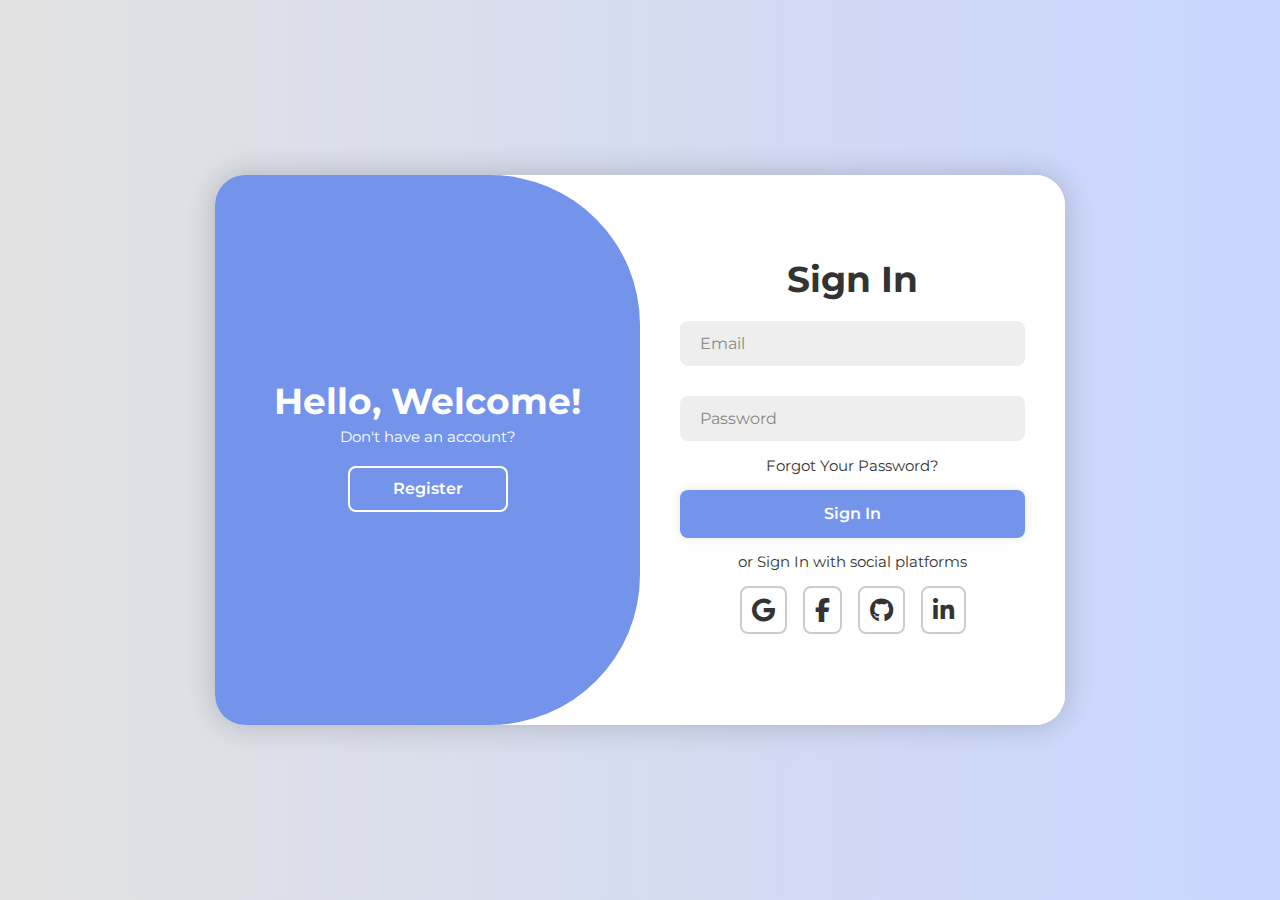
<file: index.html>
<!DOCTYPE html>
<html lang="en">

<head>
    <meta charset="UTF-8">
    <meta name="viewport" content="width=device-width, initial-scale=1.0">
    <title>Document</title>
    <link href='https://cdn.boxicons.com/fonts/basic/boxicons.min.css' rel='stylesheet'>
    <link rel="stylesheet" href="https://cdnjs.cloudflare.com/ajax/libs/font-awesome/6.4.2/css/all.min.css">

    <link rel="stylesheet" href="style.css">
</head>

<body>


    <div class="container">
        <div class="form-box login">
            <form action="">
                <h1>Sign In</h1>
                <!-- <span>or use your email password</span> -->
                <div class="input-box">
                    <input type="email" placeholder="Email" />
                    <i class="bx bxs-user"></i>
                </div>
                <div class="input-box">
                    <input type="password" placeholder="Password" required />
                    <i class="bx bxs-lock"></i>

                </div>
                <div class="forgot-link">
                    <a href="#">Forgot Your Password?</a>
                </div>
                <button type="submit" class="btn">Sign In</button>
                <p>or Sign In with social platforms</p>
                <div class="social-icons">
                    <a href="#" class="icon"><i class="fa-brands fa-google"></i></a>
                    <a href="#" class="icon"><i class="fa-brands fa-facebook-f"></i></a>
                    <a href="#" class="icon"><i class="fa-brands fa-github"></i></a>
                    <a href="#" class="icon"><i class="fa-brands fa-linkedin-in"></i></a>
                </div>
            </form>
        </div>
        <div class="form-box register">
            <form action="{{ url_for('stud.register_student') }}" method="post" autocomplete="off">
                <h1>Registration</h1>
                <div class="scrollable-form">

                    <div class="input-box">
                        <input type="text" name="student_name" placeholder="Full Name" required />
                    </div>
                    <div class="input-box">
                        <input type="text" name="username" placeholder="Username" required />
                    </div>
                    <div class="input-box">
                        <input type="password" name="password" placeholder="Password" required />
                    </div>
                    <div class="input-box">
                        <input type="text" name="pincode" placeholder="Pincode" required />
                    </div>
                    <div class="input-box">
                        <input type="email" name="email" placeholder="Email" required />
                    </div>
                    <div class="input-box">
                        <input type="text" name="phone" placeholder="Phone Number" required />
                    </div>

                    <div class="input-box">

                        <input list="exam-options" name="exam_interested" placeholder="Select Exam..." required />
                        <datalist id="exam-options">
                            <option value="JEE" />
                            <option value="NEET" />
                            <option value="SSC" />
                            <option value="Banking" />
                            <option value="CA" />
                            <option value="10th" />
                            <option value="12th" />
                            <option value="UPSC" />
                            <option value="Other" />
                        </datalist>
                    </div>

                    <div class="input-box">
                        <select name="gender" required>
                            <option value="">-- Select Gender --</option>
                            <option value="Male">Male</option>
                            <option value="Female">Female</option>
                            <option value="Other">Other</option>
                        </select>
                    </div>
                </div>

                <button type="submit" class="btn">Register</button>
                <p>or Register with social platforms</p>
                <div class="social-icons">
                    <a href="#" class="icon"><i class="fa-brands fa-google"></i></a>
                    <a href="#" class="icon"><i class="fa-brands fa-facebook-f"></i></a>
                    <a href="#" class="icon"><i class="fa-brands fa-github"></i></a>
                    <a href="#" class="icon"><i class="fa-brands fa-linkedin-in"></i></a>
                </div>
            </form>
        </div>
        <div class="toggle-box">

            <div class="toggle-panel toggle-left">
                <h1>Hello, Welcome!</h1>
                <p>Don't have an account?</p>
                <button class="btn register-btn" id="register">Register</button>
            </div>
            <div class="toggle-panel toggle-right">
                <h1>Welcome Back!</h1>
                <p>Already have an account?</p>
                <button class="btn login-btn " id="login">Sign In</button>
            </div>

        </div>
    </div>

    <script src="script.js"></script>
</body>

</html>
</file>
<file: style.css>
@import url('https://fonts.googleapis.com/css2?family=Montserrat:wght@300;400;500;600;700&display=swap');

* {
    margin: 0;
    padding: 0;
    box-sizing: border-box;
    font-family: 'Montserrat', sans-serif;
}

body {
    display: flex;
    align-items: center;
    justify-content: center;
    min-height: 100vh;
    /* background-color: #c9d6ff; */
    background: linear-gradient(90deg, #e2e2e2, #c9d6ff);
    /* flex-direction: column;
  
  padding: 10px; */
}

.container {
    position: relative;
    width: 850px;
    height: 550px;
    background: #fff;
    border-radius: 30px;
    box-shadow: 0 0 30px rgba(0, 0, 0, 0.2);
    /* To hide the toggle-panel[both left and right] from the main screen */
    overflow: hidden;
    margin: 20px;
}

.form-box {
    position: absolute;
    right: 0;
    height: 100%;
    width: 50%;
    /* background: seagreen; */
    background: #fff;
    display: flex;
    align-items: center;
    text-align: center;
    color: #333;
    padding: 40px;
    /* To show above toggle-box */
    z-index: 1;
    transition: .6s ease-in-out 1.2s , visibility 0s 1s;
}
.container.active .form-box{
    /* slides the form when we click on register/sign to toggle */
    right: 50%;
}

.form-box.register {
    visibility: hidden;
}

.container.active .form-box.register{
    visibility: visible;
}

form {
    /* To make it horizontally center as it do not take it's full width */
    width: 100%;
}

.container h1 {
    font-size: 36px;
    margin: -10px 0;
}

.input-box {
    position: relative;
    margin: 30px 0;
}

.input-box input {
    width: 100%;
    padding: 13px 50px 13px 20px;
    background: #eee;
    border-radius: 8px;
    border: none;
    outline: none;
    font-size: 16px;
    color: #333;
    font-weight: 500;
}

.input-box input::placeholder {
    color: #888;
    font-weight: 400;
}

.input-box i {
    position: absolute;
    right: 20px;
    top: 50%;
    transform: translateY(-50%);
    font-size: 20px;
    color: #888;

}

.forgot-link {
    margin: -15px 0 15px;
}

.forgot-link a {
    font-size: 14.5px;
    text-decoration: none;
    color: #333;
}

.btn {
    width: 100%;
    height: 48px;
    background: #7494ec;
    border-radius: 8px;
    box-shadow: 0 0 10px rgba(0, 0, 0, 0.1);
    border: none;
    cursor: pointer;
    font-size: 16px;
    color: #fff;
    font-weight: 600;
}

.container p {
    margin: 15px 0;
    font-size: 14.5px;
}

.social-icons{
    display: flex;
    justify-content: center;
}
.social-icons a {
    display: inline-flex;
    padding: 10px;
    border: 2px solid #ccc;
    border-radius: 8px;
    font-size: 24px;
    color: #333;
    text-decoration: none;
    margin: 0 8px;
}

.input-box select {
    width: 100%;
    padding: 13px;
    background: #eee;
    border-radius: 8px;
    border: none;
    outline: none;
    font-size: 16px;
    color: #333;
    font-weight: 500;
}

.scrollable-form {
    overflow-y: auto;
    /* direction: rtl; */
    max-height: 300px;
    padding-right: 10px;
    /* Spacing from scrollbar */
    margin-bottom: 6px;
    margin-top: 9px;

}


.toggle-box {
    /* This is the portion which slide */
    position: absolute;
    width: 100%;
    height: 100%;
    /* background: purple; */
}


/* styling the toggle-box */
.toggle-box::before {

    /*  content Property
        The content property defines what should be inserted by the pseudo-element.
        content: ''; means an empty string — so, it doesn’t insert any actual text, but it creates a box that you can style (size, color, background, etc.).
    */
    content: '';
    position: absolute;
    /* limit the overflow in right  */
    left: -250%; 
    width: 300%;
    height: 100%;
    background: #7494ec;
    border-radius: 150px;
    /* visible above others */
    z-index: 2; 
    transition: 1.8s ease-in-out;
}

/* 
Let's break down this CSS line:

```css
.container.active .toggle-box::before {
  left: 50%;
}
```

## **Explanation of Each Part:**

### 1. **`.container.active`**

* This targets an element with the **class `container`** that **also has the class `active`**.

  * Example in HTML:

    ```html
    <div class="container active">
      ...
    </div>
    ```

### 2. **`.toggle-box`**

* This targets a **child element** inside `.container.active` with the class `toggle-box`.

  * Example in HTML:

    ```html
    <div class="container active">
      <div class="toggle-box">
        ...
      </div>
    </div>
    ```

### 3. **`::before`**

* This refers to the **pseudo-element** that is placed **before the content** of `.toggle-box`.
* The `::before` element **doesn't exist in HTML**, it’s created virtually in CSS.

### 4. **`left: 50%;`**

* This moves the **pseudo-element’s position from the left** side of `.toggle-box` to **50% of its width**.
* It only works if `.toggle-box::before` is **positioned absolutely or relatively**.



### Full Flow:

| Selector            | What it Means                                                       |
| ------------------- | ------------------------------------------------------------------- |
| `.container.active` | Select `.container` when it has class `active`                      |
| `.toggle-box`       | Select child element with class `toggle-box`                        |
| `::before`          | Target the pseudo-element that appears before `.toggle-box` content |
| `left: 50%;`        | Move the pseudo-element 50% from the left edge of `.toggle-box`     |

### Example Use Case:

```css
.toggle-box::before {
  content: '';
  position: absolute;
  width: 100px;
  height: 5px;
  background: blue;
  left: 0;
  top: 0;
  transition: left 0.5s ease;
}

.container.active .toggle-box::before {
  left: 50%;
}
```

### Behavior:

* Initially, the blue bar (`::before`) starts at **left: 0**.
* When `.container` gets the **`active` class**, the blue bar smoothly transitions to **left: 50%** (slides to the middle).

### Visual Example:

| State               | What Happens                             |
| ------------------- | ---------------------------------------- |
| `.container`        | Bar stays at `left: 0;` (start position) |
| `.container.active` | Bar moves to `left: 50%;` (middle shift) |

## Conclusion:
This line is used for **animations or toggle transitions**, where a pseudo-element (like an overlay or decorative line) **shifts horizontally to 50% position** when `.container` becomes active (like clicking Sign Up).

*/

.container.active  .toggle-box::before{
    /* explained above */
left: 50%;
}

.toggle-panel {
    position: absolute;
    width: 50%;
    height: 100%;
    /* background-color: seagreen; */
    color: #fff;
    display: flex;
    flex-direction: column;
    justify-content: center;
    align-items: center;
    /* makes the content visible */
    z-index: 2;
    transition: .6s ease-in-out;
}

.toggle-panel.toggle-left{
    left: 0;
    transition-delay: 1.2s; 

}

.container.active .toggle-panel.toggle-left{
    /* It moves the welcome register toggle to -50% means half out of the screen from left */
    left: -50%;
    transition-delay: .6s;
}

/* To split both toggle register will be on left and sign in on right [means half out of the screen from right] */
.toggle-panel.toggle-right{
    right: -50%;
    transition-delay: .6s;

}

.container.active .toggle-panel.toggle-right{
    /* It moves the welcome back sign in toggle to the main screen */
    right: 0;
    transition-delay: 1.2s;
}

.toggle-panel p {
    margin-bottom: 20px;
}

.toggle-panel .btn {
    width: 160px;
    height: 46px;
    background: transparent;
    /* background: seagreen; */
    border: 2px solid #fff;

    box-shadow: none;
}


@media screen and (max-width: 670px) {
    .container{
        height: calc(100vh - 40px);
    }
    .form-box{
        /* background: purple; */
        bottom: 0;
        width: 100%;
        height: 70%;
    }
    .container.active .form-box{
        right: 0;
        bottom: 30%;
    }
    .toggle-box::before{
        left: 0;
        top: -270%; /*Moves it upwards, far outside .toggle-box's top*/
        width: 100%;
        height: 300%; 
        border-radius: 20vw;
    }
    .container.active .toggle-box::before{
        /* This moves the toggle-panel from top to bottom */
        left: 0;
        top: 70%;
    }
    .toggle-panel{
        /* border: 2px solid red; */
        width: 100%;
        height: 30%;  /* This fit toggle-left in toggle-panel */
    }
    .toggle-panel.toggle-left{
        top: 0;
    }

    .container.active .toggle-panel.toggle-left{
        /* This moves the toggle-panel from top to bottom */

        left: 0;
        top: -30%;
    }
    .toggle-panel.toggle-right{
        right: 0;
        bottom: -30%; /* right-panel moves to bottom*/
    }
    .container.active .toggle-panel.toggle-right{
        /* This make the other toggle-panel visible on the bottom */
        bottom: 0;
    }
}

@media screen and (max-width: 400px){
    .form-box{
        padding: 20px;
    }
    .toggle-panel h1{
        font-size: 30px;
    }
     
}
</file>
